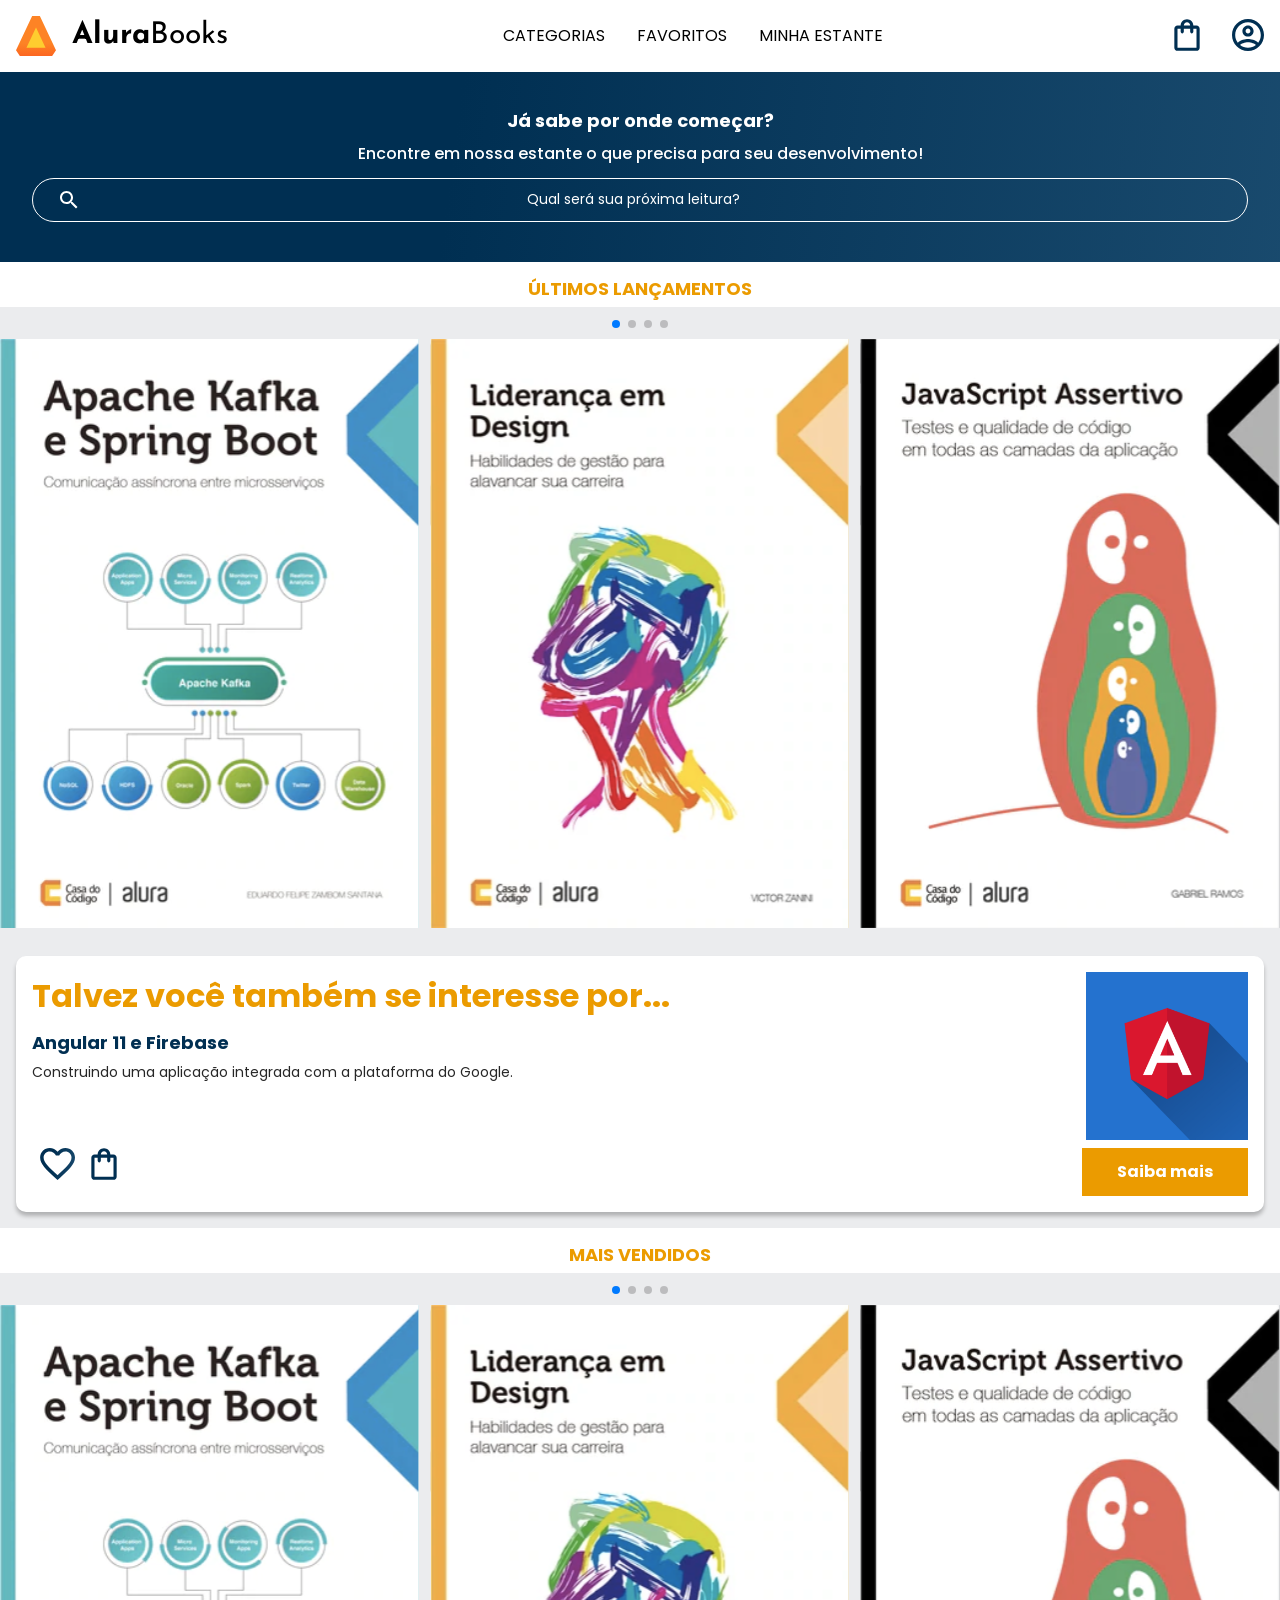
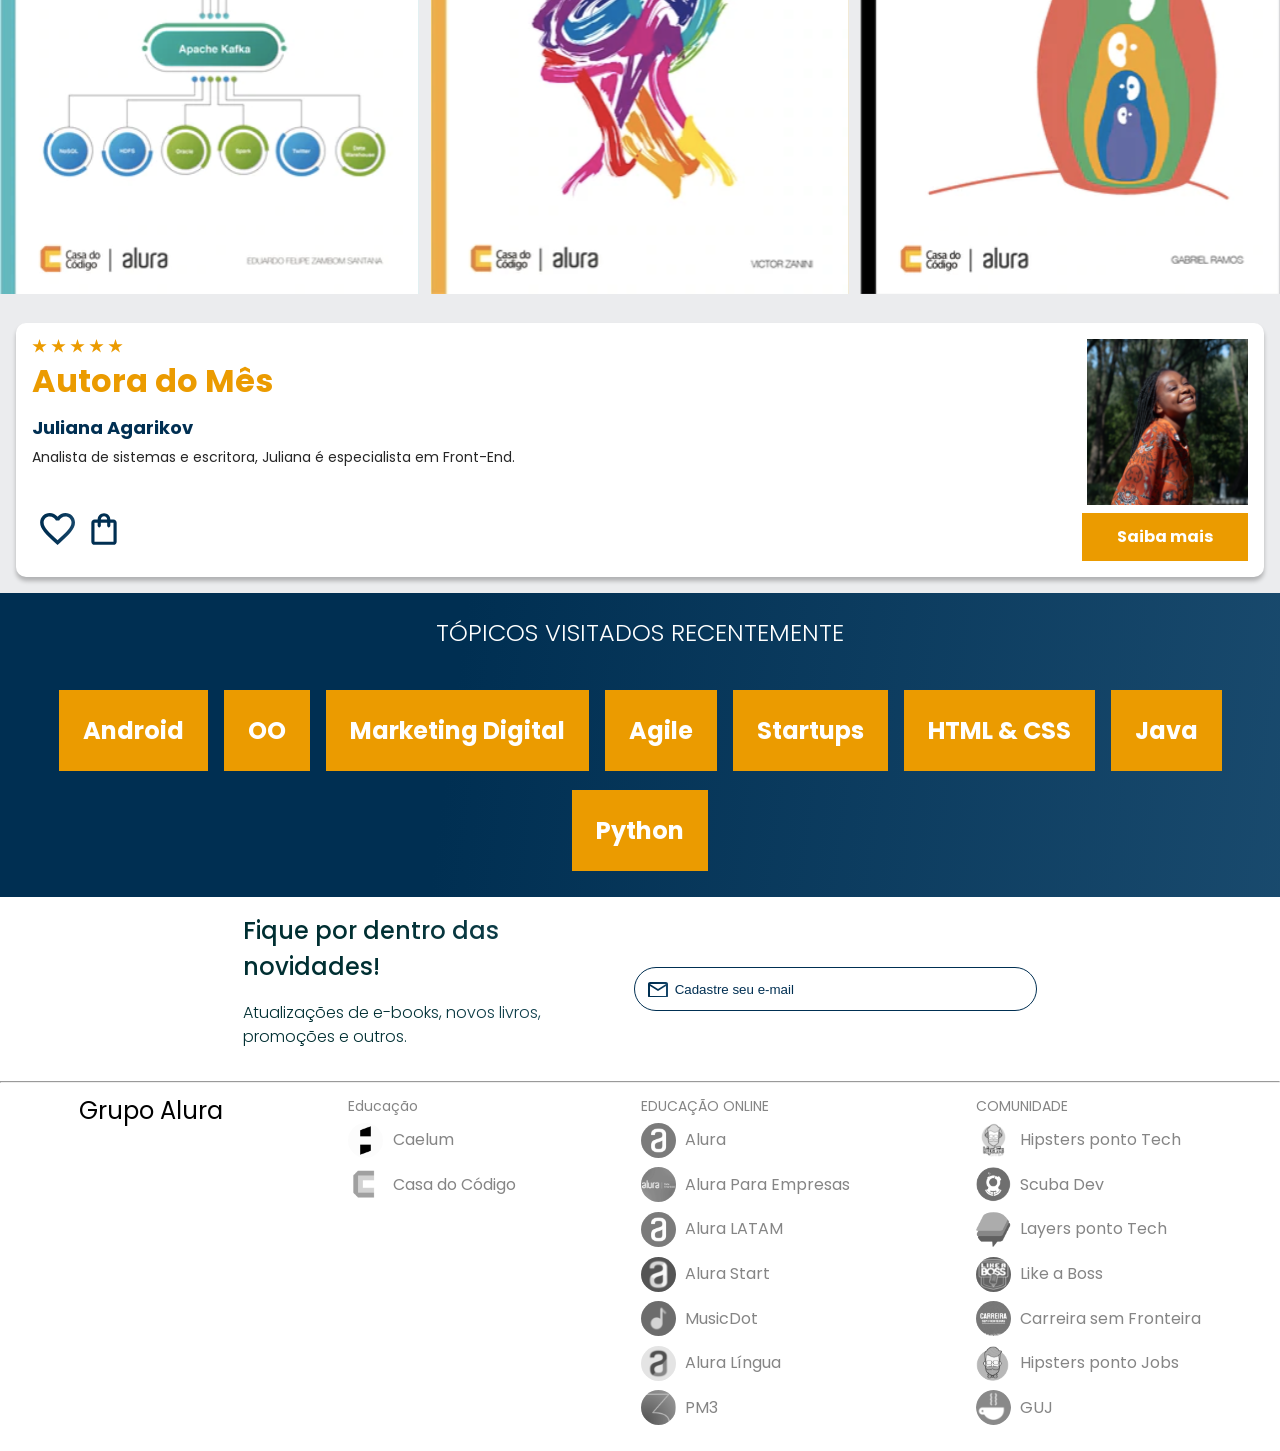
<file: projeto-alura-books-curso-html-main/index.html>
<!DOCTYPE html>
<html lang="Pt-br">
<head>
    <meta charset="UTF-8">
    <meta name="viewport" content="width=device-width, initial-scale=1.0">
    <title>ALURA BOOKS</title>
    <link rel="stylesheet" href="./style/reset.css">
    <link rel="stylesheet" href="https://cdn.jsdelivr.net/npm/swiper@11/swiper-bundle.min.css"/>
    <link rel="stylesheet" href="./style/style.css">
</head>
<body>

    <!--INICIO PARTE DO CABEÇALHO-->
    <header class="cabecalho">
        <div class="container">
            <input class="container__button" type="checkbox" id="menu">
            <label for="menu" class="container__rotulo">
                <span class="cabecalho__menu-cabecalho container__image"></span>
            </label>
            <ul class="lista-menu">
                <li class="lista-menu__titulo">Categorias</li>
                <li class="lista-menu__item">
                    <a class="lista-menu__link" href="#">Programação</a>
                </li>
                <li class="lista-menu__item">
                    <a class="lista-menu__link" href="#">Front-end</a>
                </li>
                <li class="lista-menu__item">
                    <a class="lista-menu__link" href="#">Infraestrutura</a>
                </li>
                <li class="lista-menu__item">
                    <a class="lista-menu__link" href="#">Business</a>
                </li>
                <li class="lista-menu__item">
                    <a class="lista-menu__link" href="#">Design & ux</a>
                </li>
            </ul>
            <img class=" container__image" src="./assets/Logo.svg" alt="Logo da alura">
            <h1 class="container__titulo"><b class="container__titulo--negrito">Alura</b>Books</h1>
        </div>

<ul class="opcoes">
    <input class="opcoes__botao" type="checkbox" id="opcoes-menu">
    <label for="opcoes-menu" class="opcoes__rotulo">
        <li class="opcoes__item">Categorias</li>
    </label>
    <ul class="lista-menu">
        <li class="lista-menu__item">
            <a class="lista-menu__link" href="#">Programação</a>
        </li>
        <li class="lista-menu__item">
            <a class="lista-menu__link" href="#">Front-end</a>
        </li>
        <li class="lista-menu__item">
            <a class="lista-menu__link" href="#">Infraestrutura</a>
        </li>
        <li class="lista-menu__item">
            <a class="lista-menu__link" href="#">Business</a>
        </li>
        <li class="lista-menu__item">
            <a class="lista-menu__link" href="#">Design & ux</a>
        </li>
    </ul>

    <li class="opcoes__item">
        <a href="#" class="opcoes__link">Favoritos</a>
    </li>
    <li class="opcoes__item">
        <a href="#" class="opcoes__link">Minha estante</a>
    </li>
</ul>


        <div class="container">
            <a href="#">
                <img class=" container__image container__image-hide" src="./assets/Favoritos.svg" alt="Meus Favoritos">
            </a>
            <a class="container__link" href="#">
                <img class=" container__image" src="./assets/Compras.svg" alt="Carrinho de compras">
                <p class="container__texto">Minha sacola</p>
            </a>
            <a class="container__link"  href="#">
                <img class=" container__image" src="./assets/Usuario.svg" alt="Meu perfil">
                <p class="container__texto">Meu perfil</p>
            </a>
        </div>
    </header>
    <!--FINAL PARTE DO CABEÇALHO-->


<!--INICIO PARTE DO BANNER-->
<section class="banner">
    <h2 class="banner__titulo">Já sabe por onde começar?</h2>
    <p class="banner__texto">Encontre em nossa estante o que precisa para seu desenvolvimento!</p>
    <input class="banner__busca" type="search" placeholder="Qual será sua próxima leitura?">
</section>
<!--FINAL PARTE DO BANNER-->


<!--INICIO PARTE DO CARROSSEL 3-->
<section class="carrossel">
    <h2 class="carrossel__titulo">ÚLTIMOS LANÇAMENTOS</h2>
    <div class="carrossel__container">
    <!-- Slider main container -->
    <div class="swiper">
        <!-- If we need pagination -->
        <div class="swiper-pagination"></div>

        <!-- Additional required wrapper -->
        <div class="swiper-wrapper">
            <!-- Slides -->
            <div class="swiper-slide"><img src="./assets/ApacheKafka.svg"
                    alt="Livro apache Kafka e spring boot da alura books"></div>
            <div class="swiper-slide"><img src="./assets/Liderança.svg" alt="Livro liderança da alura books"></div>
            <div class="swiper-slide"><img src="./assets/Javascript.svg" alt="Livro sobre Javascript"></div>
            <div class="swiper-slide"><img src="./assets/Guia Front-end.svg" alt="Livro sobre Front-end"></div>
            <div class="swiper-slide"><img src="./assets/Portugol.svg" alt="Livro sobre Portugol"></div>
            <div class="swiper-slide"><img src="./assets/Acessibilidade.svg" alt="Livro sobre Acessibilidade"></div>
        </div>

        <!-- If we need navigation buttons -->
        <div class="swiper-button-prev"></div>
        <div class="swiper-button-next"></div>
    </div>

    <div class="card">
        <div class="card__descricao">
            <div class="descricao">
                <h3 class="descricao__titulo">Talvez você também se interesse por...</h3>
                <h2 class="descricao__titulo-livro">Angular 11 e Firebase</h2>
                <p class="descricao__texto">Construindo uma aplicação integrada com a plataforma do Google.</p>               
            </div>
            <img class="descricao__image" src="./assets/Angular.svg" alt="">
        </div>

        <div class="card__botoes">
            <ul class="botoes">
                <li class="botoes__item"><img src="./assets/Favoritos.svg" alt="Icon de favoritos"></li>
                <li class="botoes__item"><img src="./assets/Compras.svg" alt="Icon de comprar"></li>
            </ul>
            <a class="ancora__botoes" href="#">Saiba mais</a>
        </div>
    </div>
</div>
</section>
<!--FINAL PARTE DO CARROSSEl 4 -->


<!--INICIO PARTE DO CARROSSEL 4-->

<section class="carrosel">
    <h2 class="carrossel__titulo"> Mais vendidos </h2>
    <div class="carrossel__container">
    <div class="swiper">
        <!-- Additional required wrapper -->
        <!-- If we need pagination -->
        <div class="swiper-pagination"></div>

        <div class="swiper-wrapper">
            <!-- Slides -->
            <div class="swiper-slide"><img src="./assets/ApacheKafka.svg"
                    alt="Livro sobre apache kafka e spring boot da alura books"></div>
            <div class="swiper-slide"><img src="./assets/Liderança.svg"
                    alt="Livro sobre liderança em design da alura books"></div>
            <div class="swiper-slide"><img src="./assets/Javascript.svg"
                    alt="Livro sobre javascript assertivo da alurabooks"></div>
            <div class="swiper-slide"><img src="./assets/Guia Front-end.svg" alt="Livro Guia front end"></div>
            <div class="swiper-slide"><img src="./assets/Portugol.svg" alt="Livro sobre portugol"></div>
            <div class="swiper-slide"><img src="./assets/Acessibilidade.svg" alt="livro sobre acessibilidade"></div>
        </div>

        <!-- If we need navigation buttons -->
        <div class="swiper-button-prev"></div>
        <div class="swiper-button-next"></div>
    </div>

    <div class="card">
        <div class="card__descricao">
            <div class="descricao">
                <img src="./assets/Estrelinhas.svg" alt="imagem de estrelinhas">
                <h3 class="descricao__titulo">Autora do Mês</h3>
                <h2 class="descricao__titulo-livro">Juliana Agarikov</h2>
                <p class="descricao__texto">Analista de sistemas e escritora, Juliana é especialista em Front-End.</p>
            </div>
            <img class="descricao__image" src="./assets/Escritora.svg" alt="">
        </div>

        <div class="card__botoes">
            <ul class="botoes">
                <li class="botoes__item"><img src="./assets/Favoritos.svg" alt="Icon de favoritos"></li>
                <li class="botoes__item"><img src="./assets/Compras.svg" alt="Icon de comprar"></li>
            </ul>
            <a class="ancora__botoes" href="#">Saiba mais</a>
        </div>
    </div>
</div>
</section>
<!--FINAL PARTE DO CARROSSEl 4-->


<!--INICIO PARTE 5-->
<section class="topicos">
    <h2 class="topicos__titulo">TÓPICOS VISITADOS RECENTEMENTE</h2>
    <ul class="topicos__lista">
        <li class="topicos__item"><a class="topicos__link" href="#">Android</a></li>
        <li class="topicos__item"><a class="topicos__link" href="#">OO</a></li>
        <li class="topicos__item"><a class="topicos__link" href="#">Marketing Digital</a></li>
        <li class="topicos__item"><a class="topicos__link" href="#">Agile</a></li>
        <li class="topicos__item"><a class="topicos__link" href="#">Startups</a></li>
        <li class="topicos__item"><a class="topicos__link" href="#">HTML & CSS</a></li>
        <li class="topicos__item"><a class="topicos__link" href="#">Java</a></li>
        <li class="topicos__item"><a class="topicos__link" href="#">Python</a></li>
    </ul>
</section>
<!--FINAL PARTE 5-->


<!--INICIO PARTE 6-->
<section class="contato">
    <div class="contato__descricao">
        <h2 class="contato__titulo">Fique por dentro das novidades!</h2>
        <p class="contato__texto">Atualizações de e-books, novos livros, promoções e outros.</p>
    </div>
    <input class="contato__email" type="email" placeholder="Cadastre seu e-mail">
</section>
 <hr>
<!--FINAL PARTE 6-->


<!--INICIO PARTE 7-->

<footer class="rodape">
    <h2 class="rodape__titulo">Grupo Alura</h2>
    <!-- INICIO LISTA 1-->
    <ul class="lista__rodape">
        <li class="lista__rodape__titulo">Educação</li>
        <li class="lista__rodape__item">
            <img src="./assets/Caelum.svg" alt="Logo da caelum">
        <a href="#" class="lista__rodape__link">Caelum</a>
       </li>
        <li class="lista__rodape__item">
            <img src="./assets/CasaDoCodigo.svg" alt="Logo da casa do código">
        <a href="#" class="lista__rodape__link">Casa do Código</a>
    </li>
    </ul>
   <!--FINAL LISTA 1-->

  <!--INICIO LISTA 2-->
    <ul class="lista__rodape">
        <li class="lista__rodape__titulo">EDUCAÇÃO ONLINE</li>

        <li class="lista__rodape__item">
            <img src="./assets/Alura.svg" alt="">
            <a href="#" class="lista__rodape__link">Alura</a>
        </li>

        <li class="lista__rodape__item">
            <img src="./assets/AluraEmpresas.svg" alt="">
            <a href="#" class="lista__rodape__link">Alura Para Empresas</a>
        </li>

        <li class="lista__rodape__item">
            <img src="./assets/AluraLATAM.svg" alt="">
            <a href="#" class="lista__rodape__link">Alura LATAM</a>
        </li>

        <li class="lista__rodape__item">
            <img src="./assets/AluraStart.svg" alt="">
            <a href="#" class="lista__rodape__link">Alura Start</a>
        </li>

        <li class="lista__rodape__item">
            <img src="./assets/MusicDot.svg" alt="">
            <a href="#" class="lista__rodape__link">MusicDot</a>
        </li>

        <li class="lista__rodape__item">
            <img src="./assets/AluraLingua.svg" alt="">
            <a href="#" class="lista__rodape__link">Alura Língua</a>
        </li>

        <li class="lista__rodape__item">
            <img src="./assets/PM3.svg" alt="">
            <a href="#" class="lista__rodape__link">PM3</a>
        </li>
    </ul>
 <!-- FINAL LISTA 2-->

<!--INICIO LISTA 3-->
      <ul class="lista__rodape">
        <li class="lista__rodape__titulo">COMUNIDADE</li>

        <li class="lista__rodape__item">
            <img src="./assets/HipstersTech.svg" alt="">
            <a href="#" class="lista__rodape__link">Hipsters ponto Tech</a>
        </li>

        <li class="lista__rodape__item">
            <img src="./assets/ScubaDev.svg" alt="">
            <a href="#" class="lista__rodape__link">Scuba Dev</a>
        </li>

        <li class="lista__rodape__item">
            <img src="./assets/LayersTech.svg" alt="">
            <a href="#" class="lista__rodape__link">Layers ponto Tech</a>
        </li>

        <li class="lista__rodape__item">
            <img src="./assets/LikeABoss.svg" alt="">
            <a href="#" class="lista__rodape__link">Like a Boss</a>
        </li>

        <li class="lista__rodape__item">
            <img src="./assets/CarreiraSemFronteira.svg" alt="">
            <a href="#" class="lista__rodape__link">Carreira sem Fronteira</a>
        </li>

        <li class="lista__rodape__item">
            <img src="./assets/HipstersJobs.svg" alt="">
            <a href="#" class="lista__rodape__link">Hipsters ponto Jobs</a>
        </li>

        <li class="lista__rodape__item">
            <img src="./assets/GUJ.svg" alt="">
            <a href="#" class="lista__rodape__link">GUJ</a>
        </li>
<!-- FINAL LISTA 3-->
</footer>

<!--FINAL PARTE 7-->





<!--PARTE INICIAL DO SCRIPT DO SITE-->
<script src="https://cdn.jsdelivr.net/npm/swiper@11/swiper-bundle.min.js"></script>
<script>
    const swiper = new Swiper('.swiper',{
        spaceBetween: 10,
        slidesPerView: 3,
        pagination: {
            el: '.swiper-pagination',
            type: 'bullets',
        }
    });
</script>
<!--PARTE FINAL DO SCRIPT DO SITE-->

</body>
</html>
</file>
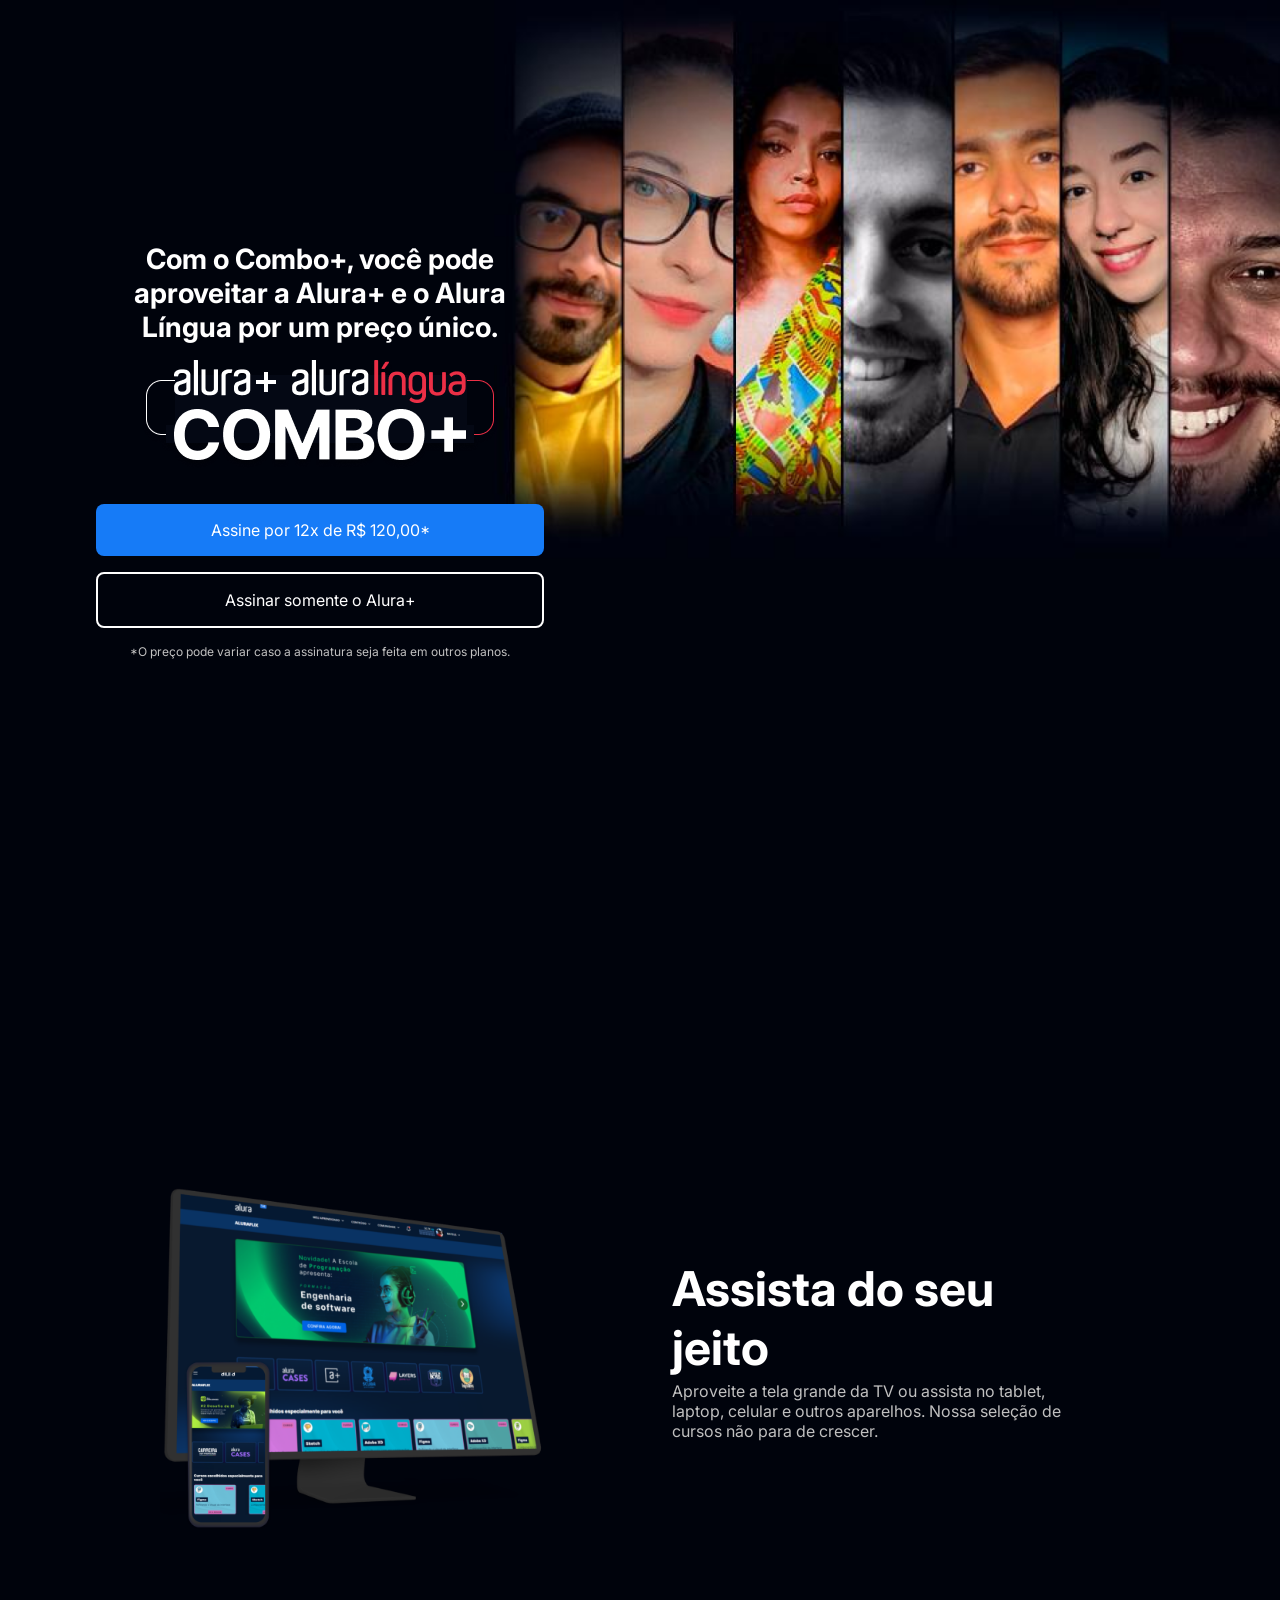
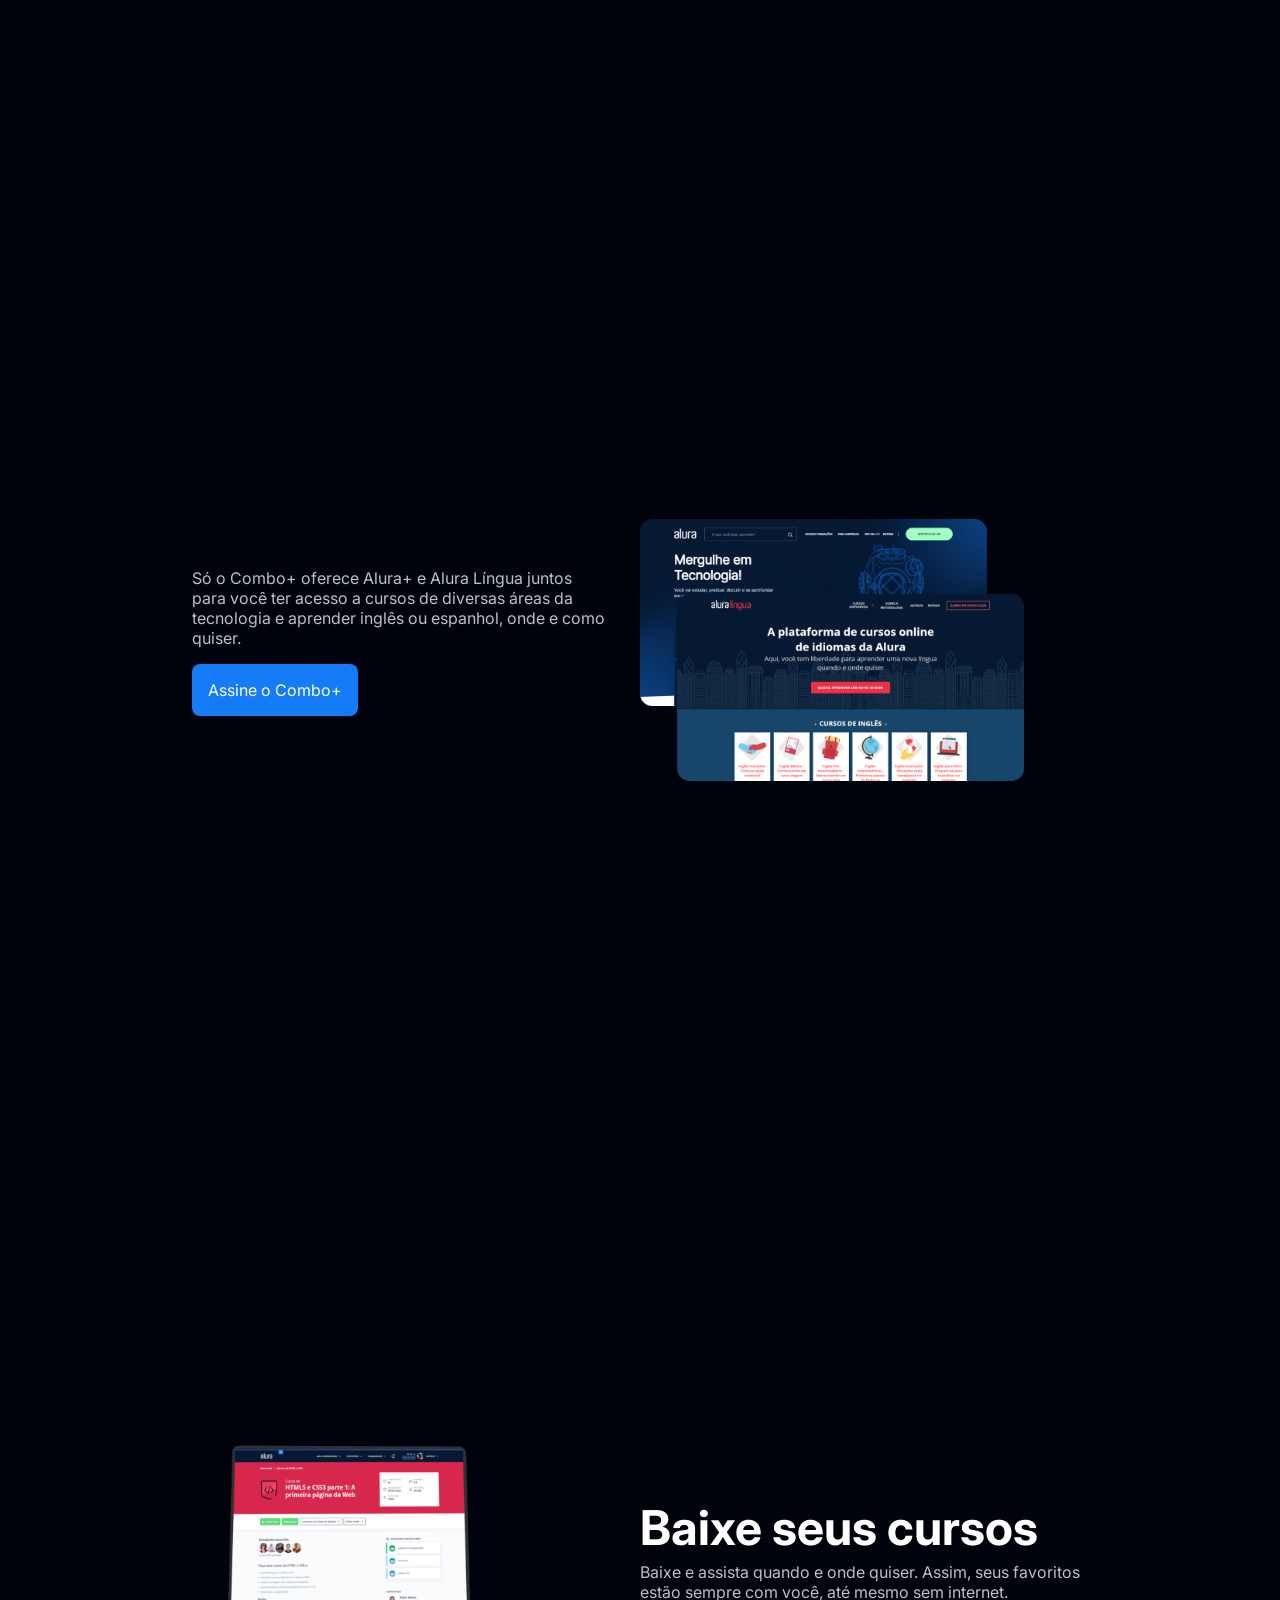
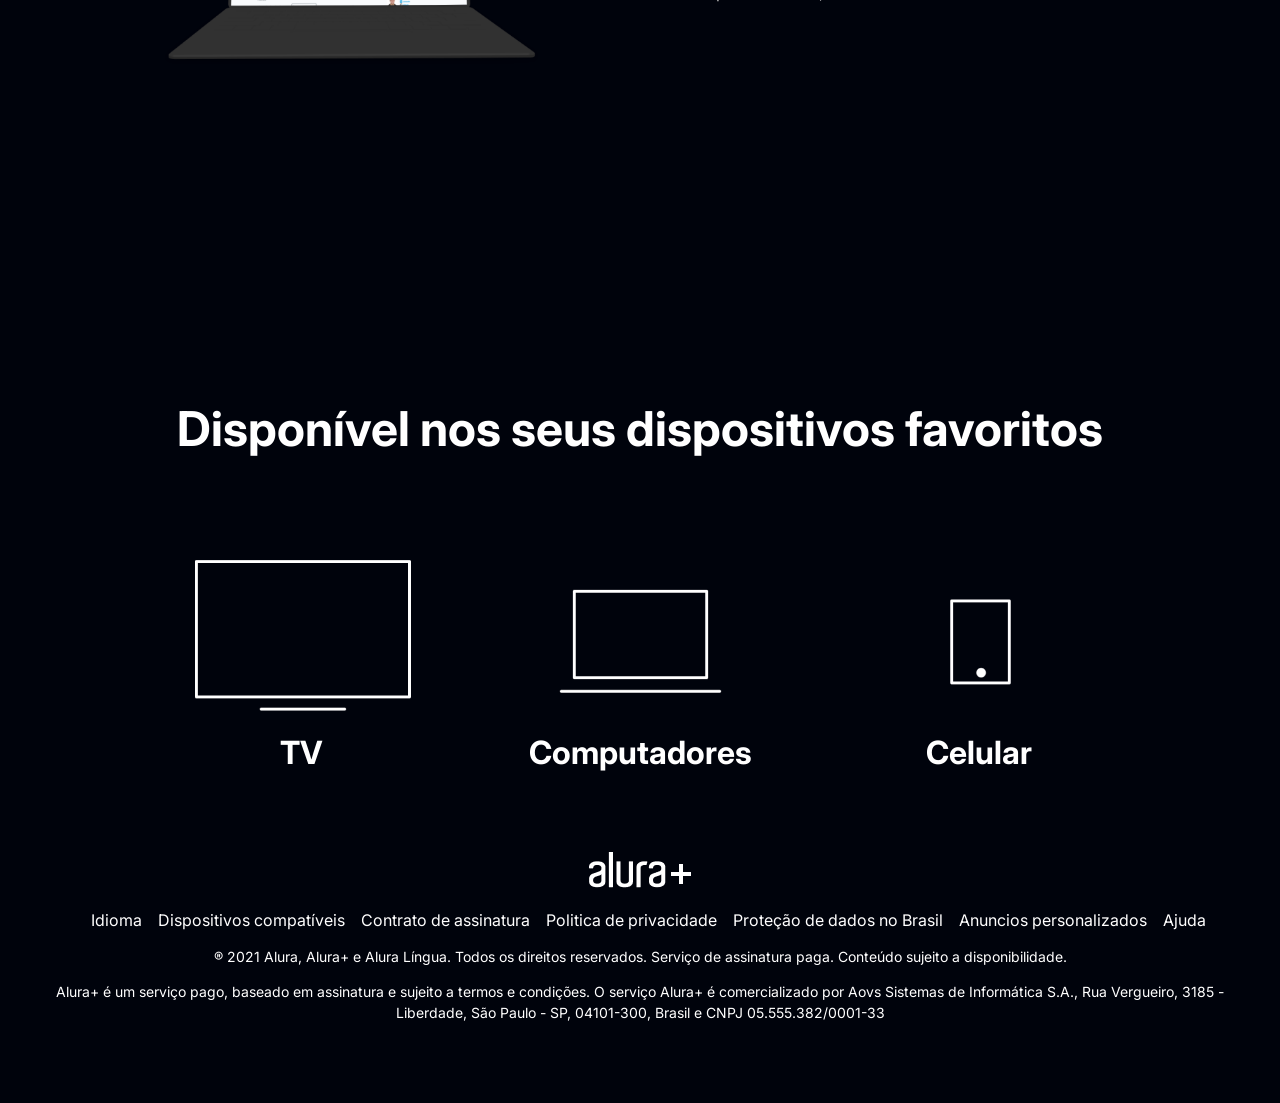
<file: projeto-alura-plus-curso-html-main/index.html>
<!DOCTYPE html>
<html lang="Pt-br">

<head>
    <meta charset="UTF-8">
    <meta name="viewport" content="width=device-width, initial-scale=1.0">
    <title>Alura Plus</title>
    <link rel="stylesheet" href="./style/style.css">
</head>

<body>

    <!--Parte 1-->
    <section class=" container__principal container">
        <div class="container__bloco">
            <h1 class="container__titulo">Com o Combo+, você pode aproveitar a Alura+ e o Alura Língua por um preço
                único.</h1>
            <img class="container__image" src="./assets/Combo.png" alt="">
            <a class="container__button" href="www.alura.com.br" target="_blank">Assine por 12x de R$ 120,00*</a>
            <a class="container__button container__button__secundario" href="">Assinar somente o Alura+</a>
            <p class="container__aviso">*O preço pode variar caso a assinatura seja feita em outros planos.</p>
        </div>
    </section>

      <!--Parte 2-->
    <section class="container secundario ">
        <img class="secundario__image" src="./assets/Plataformas.png" alt="">
        <div class="container__descricao">
            <h2 class="container__descricao__titulo ">Assista do seu jeito</h2>
            <p class="container__descricao__paragrafo">Aproveite a tela grande da TV ou assista no tablet, laptop,
                celular e outros aparelhos. Nossa seleção de cursos não para de crescer.</p>
        </div>
    </section>

      <!--Parte 3-->

    <section class="container secundario ">
        <div class="container__descricao">
            <p class="container__descricao__paragrafo">Só o Combo+ oferece Alura+ e Alura Língua juntos para você ter acesso
                a cursos de diversas áreas da tecnologia e aprender inglês ou espanhol, onde e como quiser.</p>
            <a class="container__button secundario__button" href="www.alura.com.br" target="_blank">Assine o Combo+</a>
        </div>
        <img class="secundario__image" src="./assets/Telas.png" alt="">
    </section>


<!--Parte 4-->
<section class="container secundario ">
    <img class="secundario__image" src="./assets/Notebook.png" alt="">
    <div>
        <h2 class="container__descricao__titulo ">Baixe seus cursos</h2>
        <p class="container__descricao__paragrafo">Baixe e assista quando e onde quiser. Assim, seus favoritos estão
            sempre com você, até mesmo sem internet.</p>
    </div>
</section>


<!--Parte 5-->

<section class="dispositivos">
    <h2 class="dispositivos__titulo ">Disponível nos seus dispositivos favoritos</h2>

    <ul class="dispositivos__lista">
        <li>
            <img src="./assets/tv.png" alt="ícone de televisão">
            <h3 class="lista__item">TV</h3>
        </li>
        <li>
            <img src="./assets/computador.png" alt="ícone de computador">
            <h3 class="lista__item">Computadores</h3>
        </li>
        <li>
            <img src="./assets/celular.png" alt="ícone de celular">
            <h3 class="lista__item">Celular</h3>
        </li>
    </ul>

</section>




<!--Parte 6-->

<footer class="rodape">
    <img class="rodape__logo" src="./assets/Logo.png" alt="logo alura plus">
   
    <ul class="rodade__lista">
        <li class="lista__link"><a href="#">Idioma</a></li>
        <li class="lista__link"><a href="#">Dispositivos compatíveis</a></li>
        <li class="lista__link"><a href="#">Contrato de assinatura</a></li>
        <li class="lista__link"><a href="#">Politica de privacidade</a></li>
        <li class="lista__link"><a href="#">Proteção de dados no Brasil</a></li>
        <li class="lista__link"><a href="#">Anuncios personalizados</a></li>
        <li class="lista__link"><a href="#">Ajuda</a></li>
    </ul>

    <p class="rodape__texto">
        ® 2021 Alura, Alura+ e Alura Língua. Todos os direitos reservados. Serviço de assinatura paga. Conteúdo sujeito a
        disponibilidade. </p>
    
    <p class="rodape__texto"> Alura+ é um serviço pago, baseado em assinatura e sujeito a termos e condições. O serviço Alura+ é comercializado
        por Aovs Sistemas de Informática S.A., Rua Vergueiro, 3185 - Liberdade, São Paulo - SP, 04101-300, Brasil e CNPJ
        05.555.382/0001-33
    </p>


</footer>

</body>

</html>
</file>
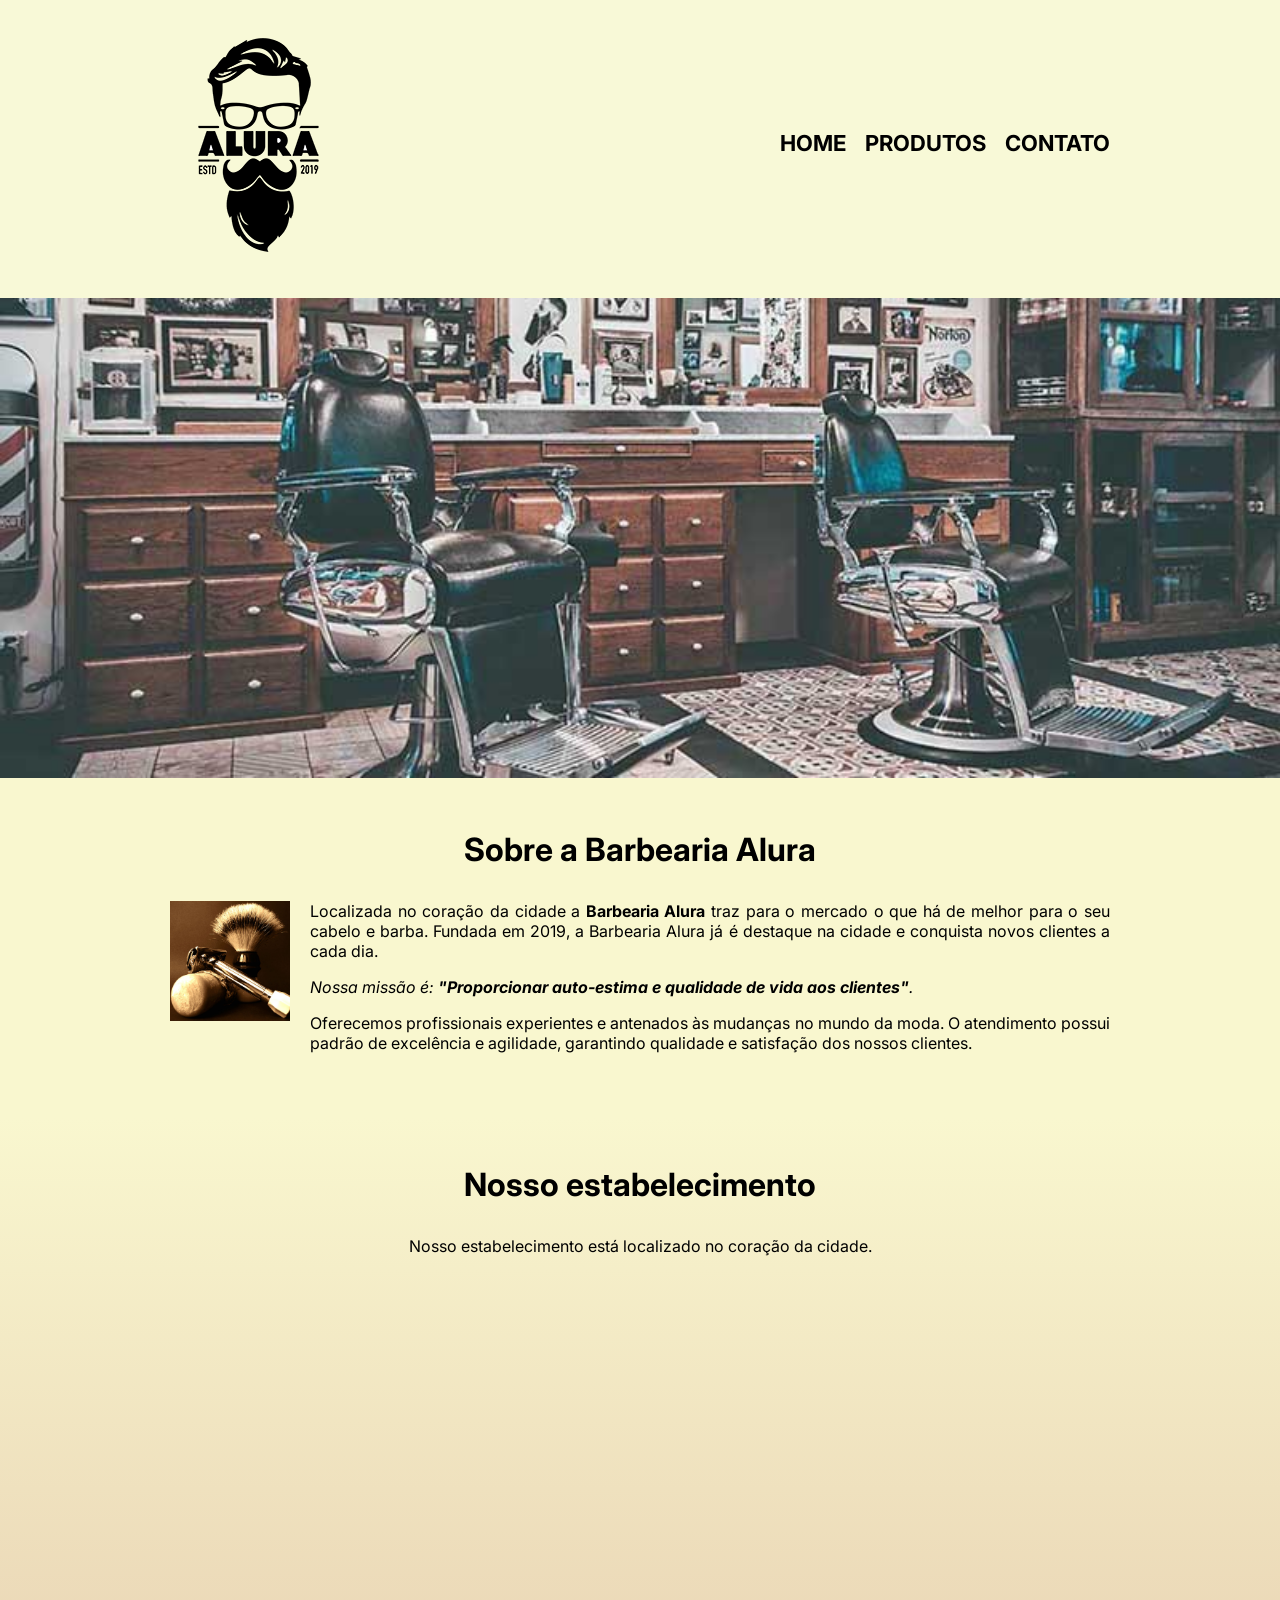
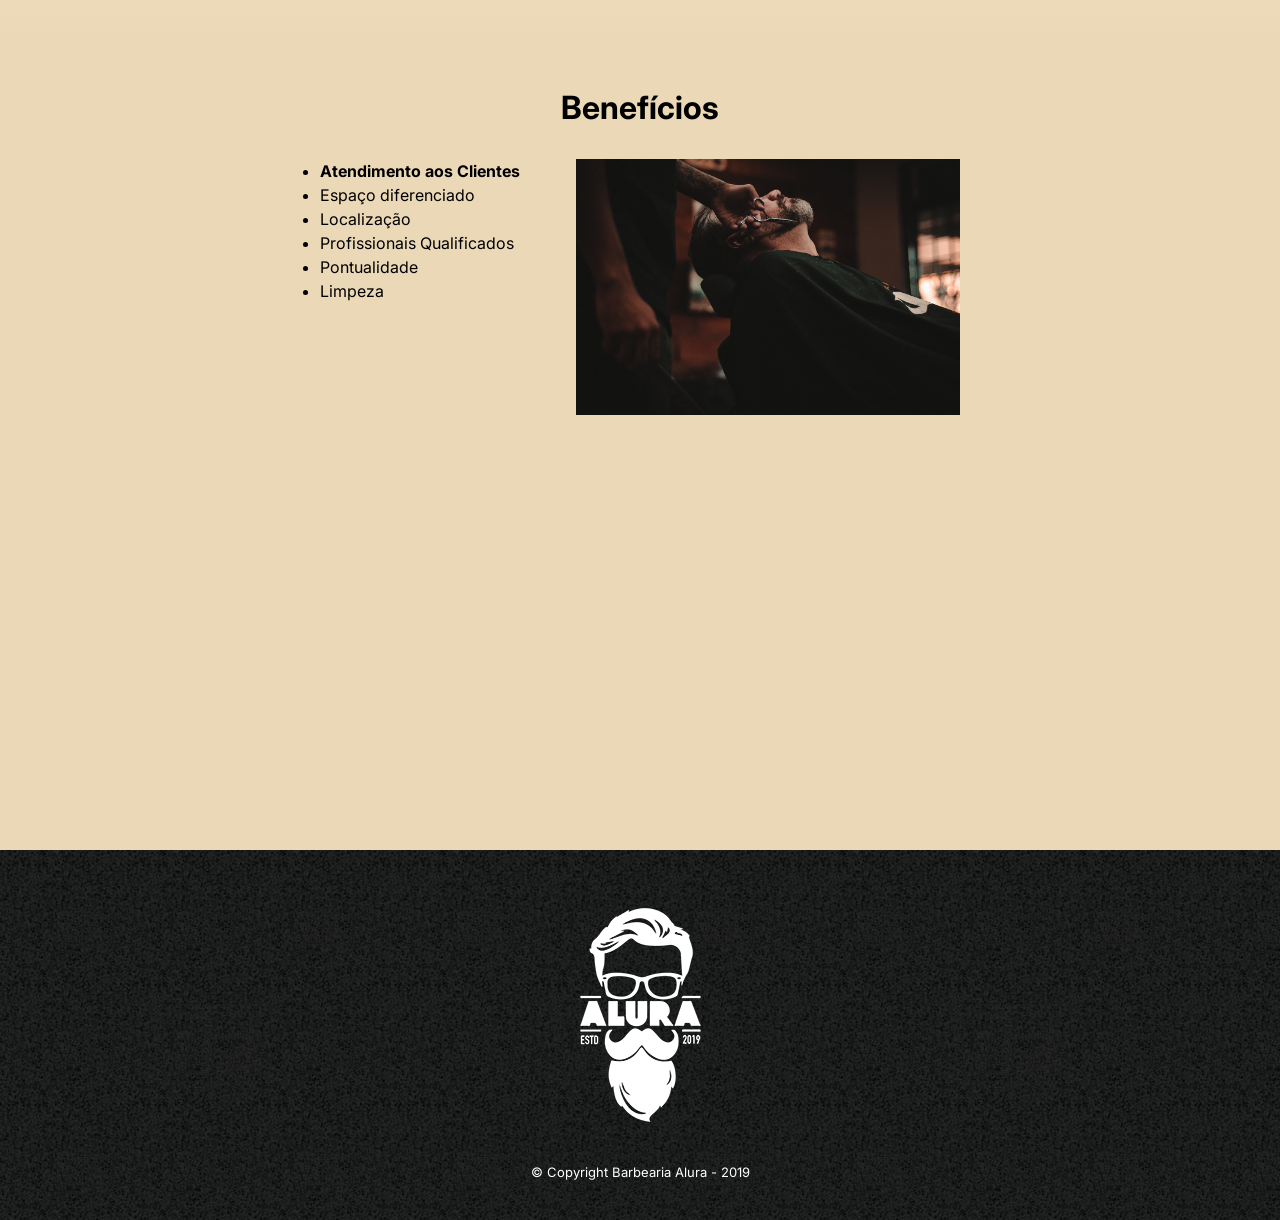
<file: projeto-barbearia-alura-main/index.html>
<!DOCTYPE html>
<html lang="pt-br">
<head>
	<meta charset="utf-8">
	<meta name="viewport" content="width=device-width, initial-scale=1">
	<title>Barbearia Alura</title>
	<link rel="stylesheet" type="text/css" href="style.css">
</head>
<body>

<!--CABEÇALHO-->
	<header>

 <div class="box">
   <h1><img src="./img/logo.png"></h1>

   <nav>
       <ul>
         <li><a href="index.html">Home</a></li>
         <li><a href="produtos.html">Produtos</a></li>
         <li><a href="contato.html">Contato</a></li>
       </ul>
   </nav>
  </div>
 </header>

<img class="banner" src="./img/banner.jpg">

<!--PARTE PRINCIPAL-->
<main>

<section class="principal">
   <h2 class="titulo-principal">Sobre a Barbearia Alura</h2>

   <img class="utensilios" src="./img/utensilios.jpg" alt="imagem de um utensilio usado para fazer a barba">

   <p>Localizada no coração da cidade a <strong>Barbearia Alura</strong> traz para o mercado o que há de melhor para o seu cabelo e barba. Fundada em 2019, a Barbearia Alura já é destaque na cidade e conquista novos clientes a cada dia.</p>

   <p id="estilo"><em>Nossa missão é:<strong> "Proporcionar auto-estima e qualidade de vida aos clientes"</strong>.</em></p>

   <p>Oferecemos profissionais experientes e antenados às mudanças no mundo da moda. O atendimento possui padrão de excelência e agilidade, garantindo qualidade e satisfação dos nossos clientes.</p>
</section>

<section class="mapa">
   <h3 class="titulo-principal">Nosso estabelecimento</h3>

   <p>Nosso estabelecimento está localizado no coração da cidade.</p>
 <div class="mapa-conteudo">
   <iframe src="https://www.google.com/maps/embed?pb=!1m18!1m12!1m3!1d14627.112071602152!2d-46.64202434999998!3d-23.576414749999998!2m3!1f0!2f0!3f0!3m2!1i1024!2i768!4f13.1!3m3!1m2!1s0x94ce5a2b2ed7f3a1%3A0xab35da2f5ca62674!2sCaelum%20-%20Escola%20de%20Tecnologia!5e0!3m2!1spt-BR!2sbr!4v1659289345150!5m2!1spt-BR!2sbr" width="100%" height="300" style="border:0;" allowfullscreen="" loading="lazy" referrerpolicy="no-referrer-when-downgrade"></iframe>
 </div>
</section>


<section class="beneficios">
   <h3 class="titulo-principal">Benefícios</h3>
   
<div class="conteudo-beneficios"> 
   <ul class="lista-beneficios">
	  <li class="itens">Atendimento aos Clientes</li>
      <li class="itens">Espaço diferenciado</li>
      <li class="itens">Localização</li>
      <li class="itens">Profissionais Qualificados</li>
       <li class="itens">Pontualidade</li>
        <li class="itens">Limpeza</li>
   </ul><img class="imagembeneficios" src="./img/beneficios.jpg">

</div>

   <div class="video">
      <iframe width="560" height="315" src="https://www.youtube.com/embed/wcVVXUV0YUY" frameborder="0" allow="accelerometer; autoplay; encrypted-media; gyroscope; picture-in-picture" allowfullscreen></iframe>
   </div>

</section>

</main>

 <footer>
    <img src="./img/logo-branco.png">
    <p class="copyright">&copy; Copyright Barbearia Alura - 2019</p>
 </footer>

</body>
</html>
</file>
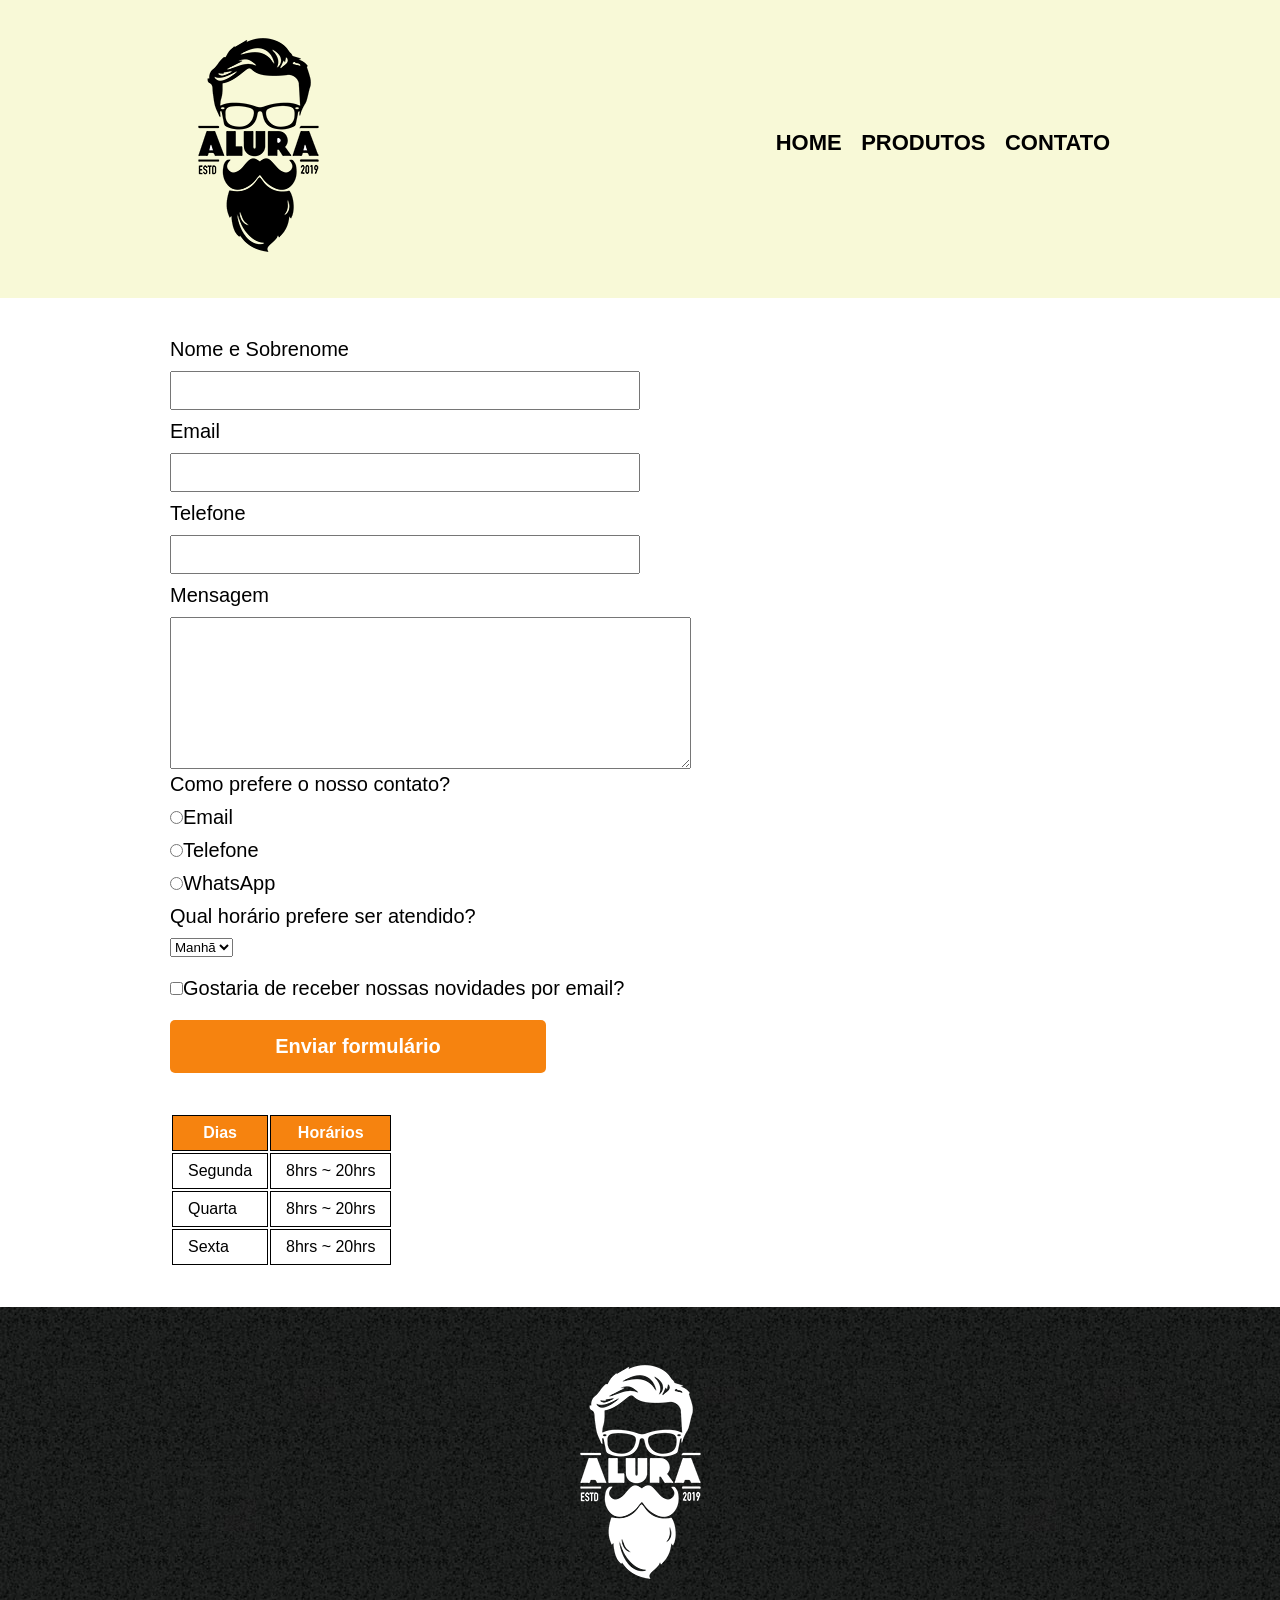
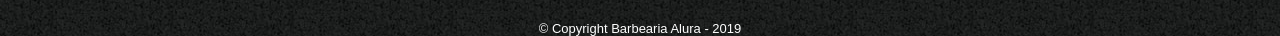
<file: projeto-barbearia-alura-main/contato.html>
<!DOCTYPE html>
<html lang="pt-br">
<head>
	<meta charset="utf-8">
	<meta name="viewport" content="width=device-width, initial-scale=1">
	<title>CONTATO</title>
	<link rel="stylesheet" type="text/css" href="contato.css">
</head>
<body>

	<header>

 <div class="box">
 	<h1><img src="./img/logo.png" alt="logo da barbearia"></h1>

 	<nav>
 		 <ul>
 		   <li><a href="index.html">Home</a></li>
 		   <li><a href="produtos.html">Produtos</a></li>
 		   <li><a href="contato.html">Contato</a></li>
 	    </ul>
 	</nav>
  </div>
 </header>

     <main>

     	<form>
     		<label for="nomesobrenome">Nome e Sobrenome</label>
     		<input type="text" id="nomesobrenome" class="input-padrao" required>

     		<label for="email">Email</label>
     		<input type="text" id="email" class="input-padrao" required>

     		<label for="telefone">Telefone</label>
     		<input type="text" id="telefone"class="input-padrao" required>

            <label for="mensagem">Mensagem</label>
     		<textarea id="mensagem" cols="63" rows="10"></textarea>

     	<fieldset>

     		<legend>Como prefere o nosso contato?</legend>

     		<label for="radio-email"><input type="radio" name="contato" value="email" id="radio-email">Email</label>
     		

     		<label for="radio-telefone"><input type="radio" name="contato" value="telefone" id="radio-telefone">Telefone</label>
     		

     		<label for="radio-whatsApp"><input type="radio" name="contato" value="whatsApp" id="radio-whatsApp">WhatsApp</label>

     	</fieldset>

          <fieldset>

            <legend>Qual horário prefere ser atendido?</legend>
     		<select>
     			<option>Manhã</option>
     			<option>Tarde</option>
     			<option>Noite</option>
     		</select>

     	  </fieldset>


     		<label class="checkbox"><input type="checkbox">Gostaria de receber nossas novidades por email?</label>

     		<input class="enviar" type="submit" value="Enviar formulário">
     	</form>

        <table>

        <thead>
            <tr>
                <th>Dias</th>
                <th>Horários</th>
            </tr>
        </thead>

        <tbody>
              <tr>
                <td>Segunda</td>
                <td>8hrs ~ 20hrs</td>
              </tr>

                <tr>
                <td>Quarta</td>
                <td>8hrs ~ 20hrs</td>
                </tr>

                  <tr>
                <td>Sexta</td>
                    <td>8hrs ~ 20hrs</td>
                  </tr>
       </tbody>           
        </table>
	

     </main>









<footer>
    <img src="./img/logo-branco.png" alt="logo da barbearia">
    <p class="copyright">&copy; Copyright Barbearia Alura - 2019</p>
 </footer>

</body>
</html>
</file>
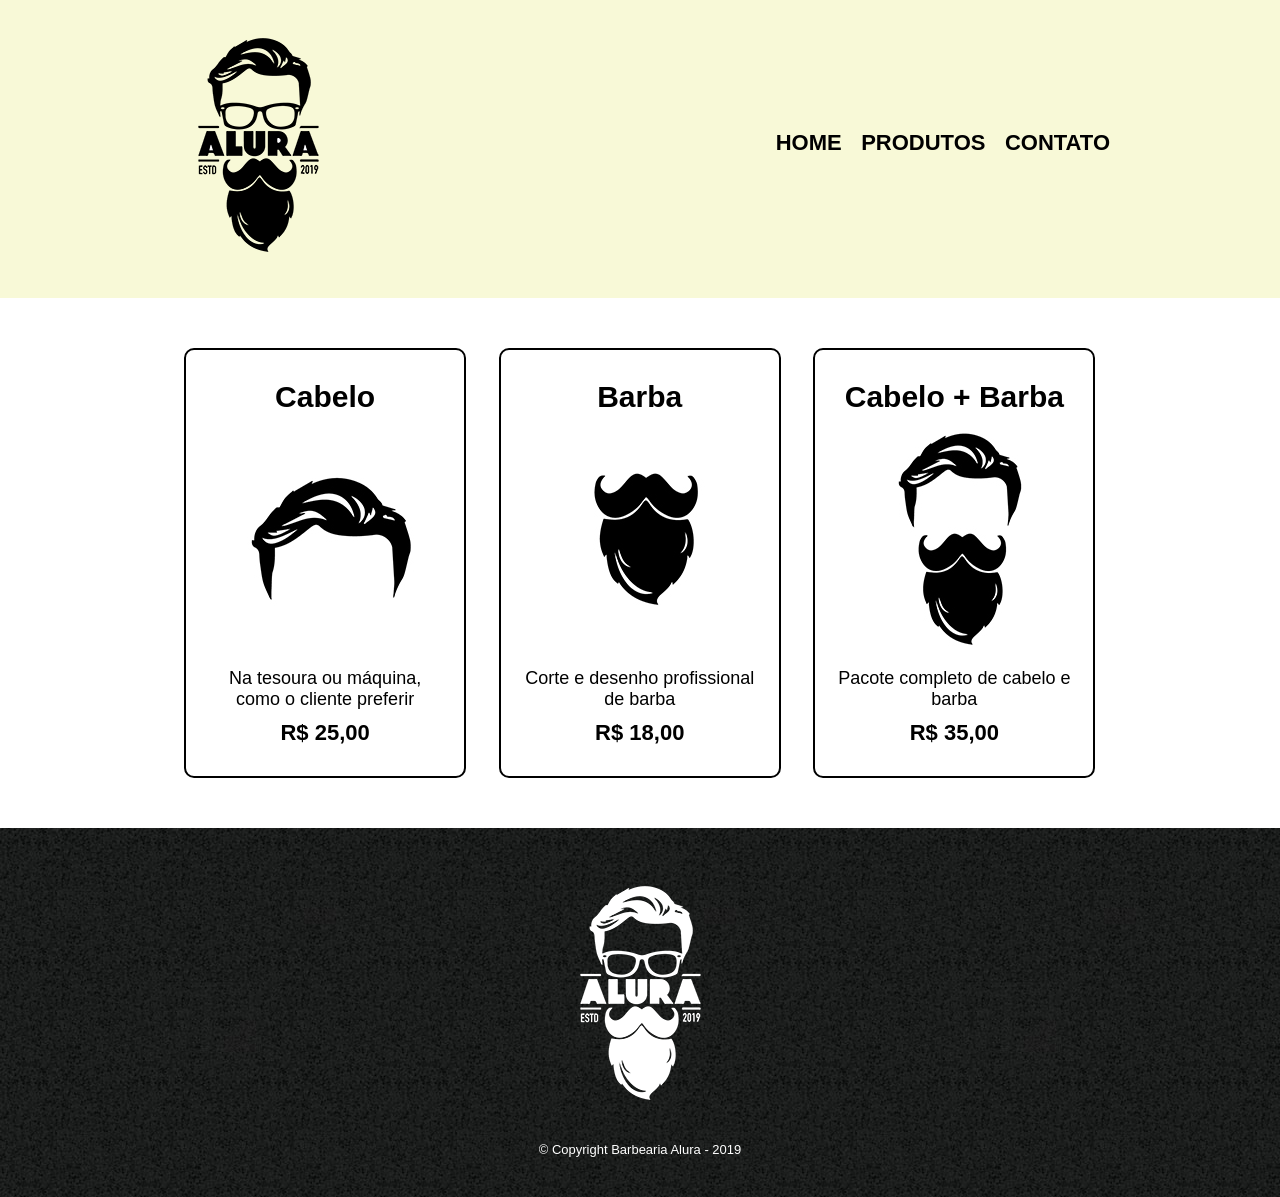
<file: projeto-barbearia-alura-main/produtos.html>
<!DOCTYPE html>
<html>
<head>
	<meta charset="utf-8">
	<meta name="viewport" content="width=device-width, initial-scale=1">
	<title>Produtos - Barbearia Alura</title>
	<link rel="stylesheet" type="text/css" href="produtos.css">
</head>
<body>

 <header>

 <div class="box">
 	<h1><img src="./img/logo.png"></h1>

 	<nav>
 		 <ul>
 		   <li><a href="index.html">Home</a></li>
 		   <li><a href="produtos.html">Produtos</a></li>
 		   <li><a href="contato.html">Contato</a></li>
 	    </ul>
 	</nav>
  </div>
 </header>

 <main>

 	<ul class="produtos">
 		<li>
 			<h2>Cabelo</h2>
 			<img src="./img/cabelo.jpg">
 			<p class="produto-descricao">Na tesoura ou máquina, como o cliente preferir</p>
 			<p class="produto-preco">R$ 25,00</p>
 		</li>
 		<li>
 			<h2>Barba</h2>
 			<img src="./img/barba.jpg">
 			<p class="produto-descricao">Corte e desenho profissional de barba</p>
 			<p class="produto-preco">R$ 18,00</p>
 		</li>
 		<li>
 			<h2>Cabelo + Barba</h2>
 			<img src="./img/cabelo+barba.jpg">
 			<p class="produto-descricao">Pacote completo de cabelo e barba</p>
 			<p class="produto-preco">R$ 35,00</p>
 		</li>
 	</ul>
 </main>

 <footer>
    <img src="./img/logo-branco.png">
    <p class="copyright">&copy; Copyright Barbearia Alura - 2019</p>
 </footer>
</body>
</html>
</file>
<file: projeto-alura-books-curso-html-main/style/style.css>
@import url('https://fonts.googleapis.com/css2?family=Poppins:ital,wght@0,100;0,200;0,300;0,400;0,500;0,600;0,700;0,800;0,900;1,100;1,200;1,300;1,400;1,500;1,600;1,700;1,800;1,900&display=swap');
@import url('https://fonts.googleapis.com/css2?family=Josefin+Sans:ital,wght@0,100..700;1,100..700&display=swap');

@import url("./header.css");

@import url("./banner.css");

@import url("./carrossel.css");

@import url("./topico.css");

@import url("./contato.css");

@import url("./footer.css");

:root{
 
    --cor-do-body: #EBECEE;
    --laranja: #EB9B00;
    --branco: #FFFFFF;
    --azul:#002F52;
    --azul-gradient:linear-gradient(97.54deg, #002F52 35.49%, #326589 165.37%);
    --preto:#000000;
    --cinza-escuro:#474646;
    --cinza:#858585;
    --fonte-principal:"Poppins";
    --fonte-secundaria:"Josefin Sans";
                  


}

body{
    background-color: var(--cor-do-body);
    font-family: var(--fonte-principal);
    font-size: 16px;
    font-weight: 400;
}
</file>
<file: projeto-alura-plus-curso-html-main/style/style.css>
@import url('https://fonts.googleapis.com/css2?family=Inter:wght@100..900&display=swap');

* {
    margin: 0;
    padding: 0;
    box-sizing: border-box;
    text-decoration: none;
    font-family: "Inter", sans-serif;
}


:root {
    --branco-principal: #FFFFFF;
    --cinza-secundario: #c0c0c0;
    --botao-azul: #167BF7;
    --cor-de-fundo: #00030C;

}

body {
    background-color: var(--cor-de-fundo);
    color: var(--branco-principal);
    font-size: 16px;
    font-weight: 400;
}

.container {
    height: 100vh;
    display: grid;
    grid-template-columns: 50% 50%;
}


.container__principal {
    background-image: url("../assets/Background.png");
    background-repeat: no-repeat;
    background-size: contain;
    align-items: center;
    text-align: center;
}

.container__bloco {
    margin: 0 6em;
}

.container__titulo {
    font-size: 28px;
    font-weight: 700;
}

.container__button {
    background-color: var(--botao-azul);
    border-radius: 8px;
    padding: 1em;
    color: var(--branco-principal);
    display: block;
    margin-bottom: 1em;

}

.container__button__secundario {
    background-color: transparent;
    border: 2px solid var(--branco-principal);
}

.secundario__button {
    display: inline-block;
    margin-top: 1em;
}

.container__aviso {
    color: var(--cinza-secundario);
    font-size: 12px;
}

.container__image {
    margin: 1em 0 2em 0;
}

.secundario__image {
    width: 80%;
}

.secundario {
    align-items: center;
    margin: 0 10em;
}

.container__descricao {
    padding: 2em;
}


.container__descricao__titulo {
    font-weight: 700;
    font-size: 48px;
    color: var(--branco-principal);
    margin-bottom: 0.1em;
}

.container__descricao__paragrafo {
    color: var(--cinza-secundario);
}



.secundario__button {
    display: inline-block;
    margin-top: 1em;
}



/*Parte 5 */
.dispositivos {
    text-align: center;
}

.dispositivos__lista {
    display: flex;
    justify-content: center;
    list-style-type: none;
    margin: 5em 0;
}

.dispositivos__titulo {
    font-weight: 700;
    font-size: 48px;
    color: var(--branco-principal);
    line-height: 57.6px;
}

.lista__item {
    font-weight: 700;
    font-size: 32px;
    color: var(--branco-principal);
    line-height: 38.4px;
}


/*FOOTER*/
.rodape {
    text-align: center;
    margin: 5em 3em;

}


.rodade__lista {
    display: flex;
    justify-content: center;
    list-style-type: none;
    margin-top: 1em;
}

.lista__link a:hover {
    background-color: #167BF7;
    font-size: 24px;

}

.lista__link a {
    font-weight: 400;
    font-size: 16px;
    color: var(--branco-principal);
    line-height: 24px;
    text-align: center;
    margin-left: 1em;
}

.rodape__texto {
    font-weight: 400;
    font-size: 14px;
    line-height: 21px;
    text-align: center;
    margin: 1em 0;

}


@media screen and (max-width: 768px) {
    .container {
        display: block;
        background-image: none;
    }

    .container__image {
        width: 50vw;
    }

    .container__bloco {
        margin: 2em 2em;
    }

    .secundario {
        margin: 0;
        text-align: center;
    }

    .secundario__image {
        width: 50vw;
    }

    .dispositivos__lista {
        display: block;
    }

    .rodade__lista {
        display: block;
    }
}
</file>
<file: projeto-barbearia-alura-main/style.css>
@import url('https://fonts.googleapis.com/css2?family=Inter:wght@300;400;500;600;700;800;900&display=swap');

*{
padding: 0;
margin: 0;
box-sizing: border-box;
font-family: 'Inter' sans-serif;
}


/* cabeçalho*/
body{
	background: #F9F7CF;
	font-family: 'Inter';
}

header{
	background: #F8F9D7;
	padding: 20px 0;

}

.box{
	position: relative;
	width: 940px;
	margin: 0 auto;
}

nav{
	position: absolute;
	top: 110px;
	right: 0;

}

nav li {
	display: inline;
	margin: 0 0 0 15px;
}

nav a{
	text-transform: uppercase;
	color: #000000;
	font-weight: bold;
	font-size: 22px;
	text-decoration: none;
}
nav a:hover{
   background: #F6830F;
   text-decoration: underline;
}

/* parte principal*/

.banner{
	width: 100%;
}

.titulo-principal{
	text-align: center;
	font-size: 2em;
	margin: 0 0 1em;
	clear: left;
}

.principal{
	padding: 3em 0;
	background: #F9F7CF;
	width:940px;
  margin:0 auto;

}

.principal p {
	margin: 0 0 1em ;
  text-align: justify;
}

.principal strong{
	font-weight: bold;
}

.principal em{
	font-style: italic;
}

.conteudo-beneficios{
  width: 640px;
  margin: 0 auto;
}

.lista-beneficios{
	width: 40%;
	display: inline-block;
	vertical-align: top;
}

.itens{
	line-height: 1.5;
}

.itens:first-child{
	font-weight: bold;
}

.imagembeneficios{
	width: 60%;
	opacity: 1;
	transition: 400ms;
}

.imagembeneficios:hover{
	opacity: 0.3;
}

.utensilios{
	width: 120px;
	float: left ;
	margin:0 20px 20px 0 ;
}

.mapa{
	padding: 3em 0;
	background: linear-gradient(#F9F7CF,#EBD8B7) ;

}

.mapa-conteudo{
	width:940px;
  margin:0 auto;
	
}
.mapa p{
	margin: 0 0 2em ;
	text-align: center;
}

.beneficios{
	padding: 3em 0;
	background: #EBD8B7;


}

.video{
	width: 560px;
	margin: 2em auto;
}


/*footer*/

footer{
	text-align: center;
	background: url('./img/bg.jpg');
	padding: 40px 0  ;
}

.copyright{
	color: #fff;
	font-size: 13px;
	margin: 20px 0 0 0 ;

}


@media screen and (max-width: 480px) {
    .caixa, .principal, .conteudo-beneficios, .mapa-conteudo, .video {
        width: auto;
    }

    h1 {
        text-align: center;
    }

    nav {
        position: static;
    }

    .lista-beneficios, .imagem-beneficios {
        width: 100%;
    }
}
</file>
<file: projeto-barbearia-alura-main/contato.css>
*{
	padding: 0;
	margin: 0;
	box-sizing: border-box;
	font-family:'Inter', sans-serif ;
}
body{
	font-family: 'Inter';
}
header{
	background: #F8F9D7;
	padding: 20px 0;

}

.box{
	position: relative;
	width: 940px;
	margin: 0 auto;
}

nav{
	position: absolute;
	top: 110px;
	right: 0;

}

nav li {
	display: inline;
	margin: 0 0 0 15px;
}

nav a{
	text-transform: uppercase;
	color: #000000;
	font-weight: bold;
	font-size: 22px;
	text-decoration: none;
}

nav a:hover{
   background: #F6830F;
   text-decoration: underline;
}



main{
	width:940px ;
	margin: 0 auto;
}

form{
	margin: 40px 0;
}

form label, form legend{
	display: block;
	font-size: 20px;
	margin: 0 0 10px ;
}

.input-padrao{
	display: block;
	margin: 0 0 10px;
	padding:10px 25px;
	width: 50%;
}

.checkbox{
	margin: 20px 0;
}


fieldset{
	border: none;
}

.enviar{
	width: 40%;
	padding: 15px 0 ;
	background: #F6830F;
	color: #fff ;
	font-weight: bold;
	border: none;
	border-radius: 5px;
	font-size: 20px;
	transition: 1s all ;
	cursor: pointer;
}

.enviar:hover{
	background: #242F9B;
	transform: scale(1.2);
}


table{
	margin: 20px 0 40px ;
}

thead{
	background:#F6830F;
	color: #fff;
	font-weight: bold;
}

td, th{
	border: 1px solid black;
	padding: 8px 15px;
}




footer{
	text-align: center;
	background: url('./img/bg.jpg');
	padding: 40px 0 0  ;
}

.copyright{
	color: #fff;
	font-size: 13px;
	margin: 20px 0 0 0 ;
}
</file>
<file: projeto-barbearia-alura-main/produtos.css>
*{
	padding: 0;
	margin: 0;
	box-sizing: border-box;
	font-family:'Inter', sans-serif ;
}

body{
 font-family: 'Inter';
}

header{
	background: #F8F9D7;
	padding: 20px 0;

}

.box{
	position: relative;
	width: 940px;
	margin: 0 auto;
}

nav{
	position: absolute;
	top: 110px;
	right: 0;

}

nav li {
	display: inline;
	margin: 0 0 0 15px;
}

nav a{
	text-transform: uppercase;
	color: #000000;
	font-weight: bold;
	font-size: 22px;
	text-decoration: none;
}

nav a:hover{
   background: #F6830F;
   text-decoration: underline;
}

.produtos{
	width: 940px;
	margin: 0 auto;
	padding: 50px 0;
}

.produtos li{
	display: inline-block;
	text-align: center;
	width: 30%;
	vertical-align: top;
	margin: 0 1.5%;
	padding: 30px 20px;
	border: 2px #000000 solid;
	border-radius: 10px;
	

}

h2{
	font-size: 30px ;
	font-weight: bold;
}


.produto-preco{
	font-size: 22px;
	font-weight: bold;
	margin-top: 10px;

}

.produto-descricao{
	font-size: 18px;
}


.produtos li:hover{
	border-color: #F6830F;

}

.produtos li:hover h2{
	font-size: 34px;
}

.produtos li:active{
	border-color: #CEE5D0;
}

footer{
	text-align: center;
	background: url('./img/bg.jpg');
	padding: 40px 0  ;
}

.copyright{
	color: #fff;
	font-size: 13px;
	margin: 20px 0 0 0 ;

}
</file>
